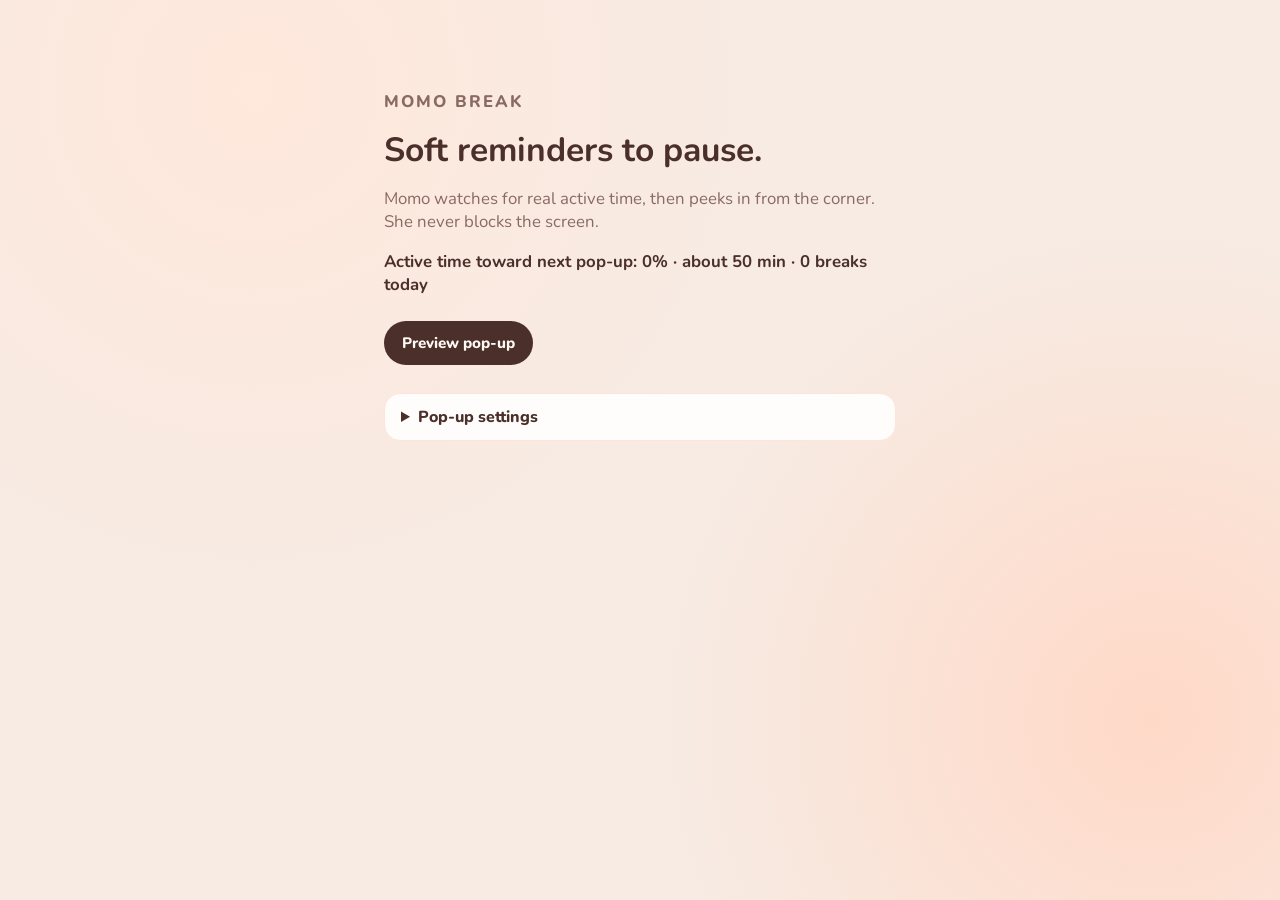
<file: index.html>
<!DOCTYPE html>
<html lang="en">
  <head>
    <meta charset="UTF-8" />
    <meta name="viewport" content="width=device-width, initial-scale=1.0" />
    <title>Momo Break — Soft reminders to pause</title>
    <meta
      name="description"
      content="Momo Break is a gentle break reminder that watches for real active time, then peeks in from the corner with a soft checklist. Never blocks your screen. Customize intervals, work hours, tasks, and mascots."
    />
    <meta name="theme-color" content="#f7ebe3" />
    <meta property="og:title" content="Momo Break — Soft reminders to pause" />
    <meta
      property="og:description"
      content="A cute peach mascot that nudges you to pause after focused work — water, posture, stretch, or your own checklist. Never blocks the screen."
    />
    <meta property="og:type" content="website" />
    <meta name="twitter:card" content="summary" />
    <meta name="twitter:title" content="Momo Break" />
    <meta
      name="twitter:description"
      content="Soft break reminders that peek in from the corner. Never blocks your screen."
    />

    <link rel="preconnect" href="https://fonts.googleapis.com" />
    <link rel="preconnect" href="https://fonts.gstatic.com" crossorigin />
    <link
      href="https://fonts.googleapis.com/css2?family=Nunito:wght@500;600;700;800&display=swap"
      rel="stylesheet"
    />
    <link rel="stylesheet" href="styles.css" />
  </head>
  <body>
    <main class="desk">
      <p class="desk-label">Momo Break</p>
      <h1>Soft reminders to pause.</h1>
      <p>
        Momo watches for real active time, then peeks in from the corner. She
        never blocks the screen.
      </p>
      <p class="status" id="status-line"></p>
      <p class="hint" id="schedule-hint" hidden></p>
      <div class="desk-row">
        <button type="button" class="desk-btn" id="preview-btn">
          Preview pop-up
        </button>
      </div>

      <details class="settings">
        <summary>Pop-up settings</summary>
        <label>
          Appear after
          <select id="interval-select">
            <option value="25">25 minutes</option>
            <option value="50" selected>50 minutes</option>
            <option value="90">90 minutes</option>
            <option value="custom">Custom…</option>
          </select>
        </label>
        <label id="custom-interval-wrap" class="custom-interval-wrap" hidden>
          Custom minutes
          <span class="hours">
            <input type="number" id="custom-interval" min="5" max="240" step="1" value="40" />
            <span class="unit">min</span>
          </span>
        </label>
        <label>
          Work hours
          <span class="hours">
            <input type="time" id="work-start" value="09:00" />
            to
            <input type="time" id="work-end" value="18:00" />
          </span>
        </label>
        <label>
          Your checklist items
        </label>
        <p class="tiny">
          Defaults are always available. Add your own — Momo picks 3–4 per break.
        </p>
        <ul class="custom-list" id="custom-list"></ul>
        <div class="add-row">
          <input type="text" id="custom-input" placeholder="e.g. Stand up and walk" maxlength="60" />
          <button type="button" class="ghost add-btn" id="add-task">Add</button>
        </div>
        <label>
          Your mascots
          <input type="file" id="mascot-upload" accept="image/*" multiple />
        </label>
        <p class="tiny">
          Default is Momo. Upload a dog photo or favorite character to rotate
          in.
        </p>
        <div class="thumb-row" id="thumb-row"></div>
      </details>
    </main>

    <aside class="widget" id="widget" hidden>
      <div class="particles" id="particles" aria-hidden="true"></div>
      <div class="float">
        <p class="bubble" id="bubble">Hey, I'm Momo!</p>
        <img
          id="momo"
          class="momo"
          src="mascots/momo-default.png"
          alt=""
        />
      </div>

      <section class="popup" role="dialog" aria-labelledby="popup-title">
        <button type="button" class="close" id="close-popup" aria-label="Close">
          ×
        </button>

        <p class="timer" id="timer-pill">10:00</p>
        <h2 id="popup-title">Let's get you feeling better in 10 minutes!</h2>

        <div id="prompt-actions" class="actions">
          <button type="button" class="primary" id="start-btn">
            Start my 10 minutes
          </button>
          <button type="button" class="ghost" id="snooze-btn">Snooze</button>
          <button type="button" class="ghost" id="skip-btn">Skip</button>
        </div>

        <div id="task-wrap" hidden>
          <label class="item" id="task-row">
            <input type="checkbox" id="task-check" />
            <span class="mark" aria-hidden="true"></span>
            <span>
              <strong id="task-label"></strong>
              <small id="task-hint"></small>
            </span>
          </label>
        </div>

        <p class="sendoff" id="sendoff" hidden>
          Come back when your brain feels loud again.
        </p>
        <button type="button" class="primary" id="back-btn" hidden>
          Back to it
        </button>

        <div class="dots" id="dots" aria-hidden="true"></div>
        <p class="streak" id="streak" hidden></p>
      </section>
    </aside>

    <script src="app.js"></script>
  </body>
</html>
</file>
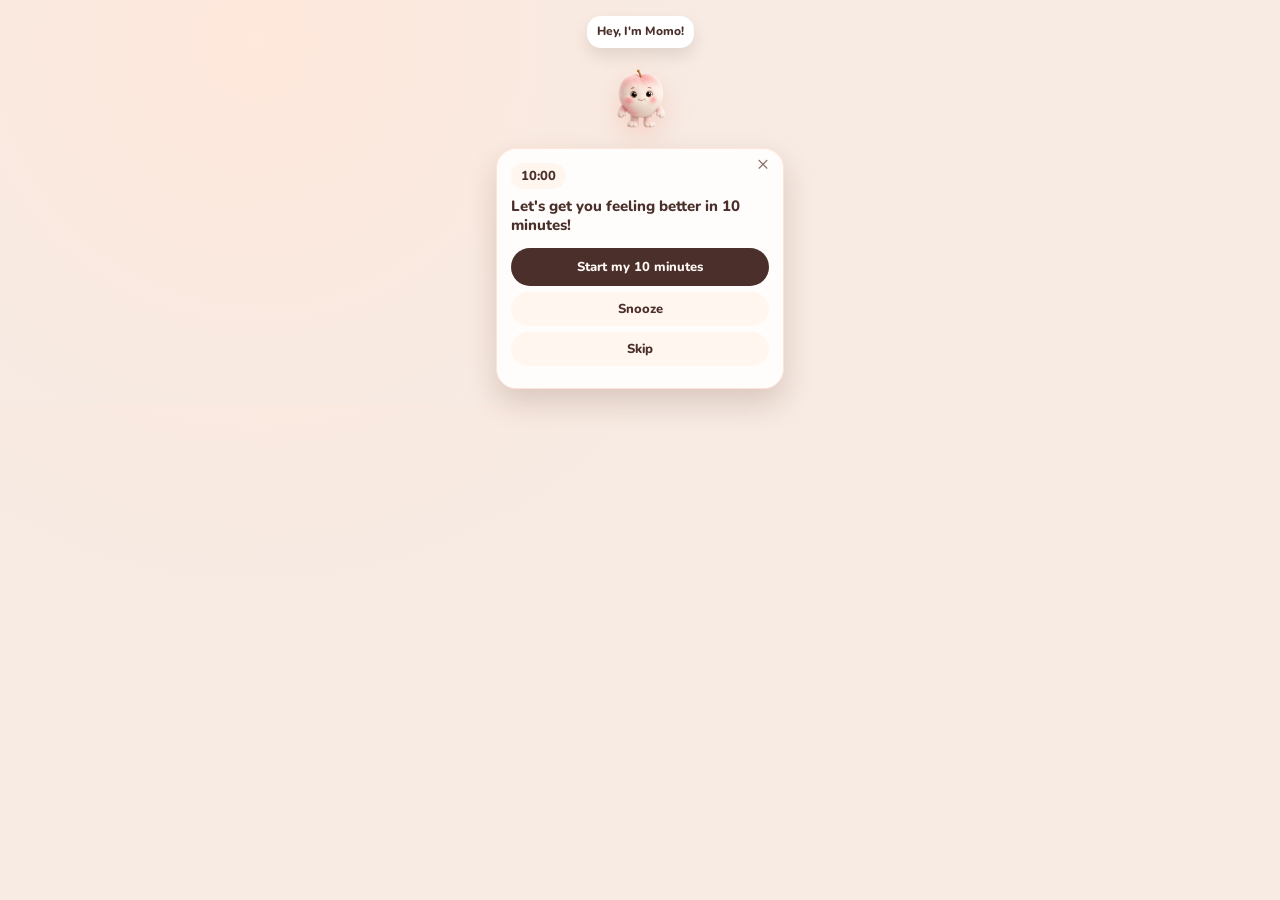
<file: break.html>
<!DOCTYPE html>
<html lang="en">
  <head>
    <meta charset="UTF-8" />
    <meta name="viewport" content="width=device-width, initial-scale=1.0" />
    <title>Momo Break</title>
    <link
      href="https://fonts.googleapis.com/css2?family=Nunito:wght@600;700;800&display=swap"
      rel="stylesheet"
    />
    <link rel="stylesheet" href="break.css" />
  </head>
  <body>
    <div id="root">
      <div class="particles" id="particles" aria-hidden="true"></div>
      <div class="float">
        <p class="bubble" id="bubble">Hey, I'm Momo!</p>
        <img id="momo" class="momo" src="mascots/momo-default.png" alt="" />
      </div>
      <section class="popup">
        <button type="button" class="close" id="close" aria-label="Close">×</button>
        <p class="timer" id="timer">10:00</p>
        <h2 id="title">Let's get you feeling better in 10 minutes!</h2>
        <div id="actions" class="actions">
          <button type="button" class="primary" id="start">Start my 10 minutes</button>
          <button type="button" class="ghost" id="snooze">Snooze</button>
          <button type="button" class="ghost" id="skip">Skip</button>
        </div>
        <div id="tasks" class="task-list" hidden></div>
        <ul class="done-list" id="done" hidden></ul>
        <p class="sendoff" id="sendoff" hidden>Come back when your brain feels loud again.</p>
        <button type="button" class="primary" id="back" hidden>Back to it</button>
        <div class="dots" id="dots" aria-hidden="true"></div>
        <p class="streak" id="streak" hidden></p>
      </section>
    </div>
    <script src="break.js"></script>
  </body>
</html>
</file>
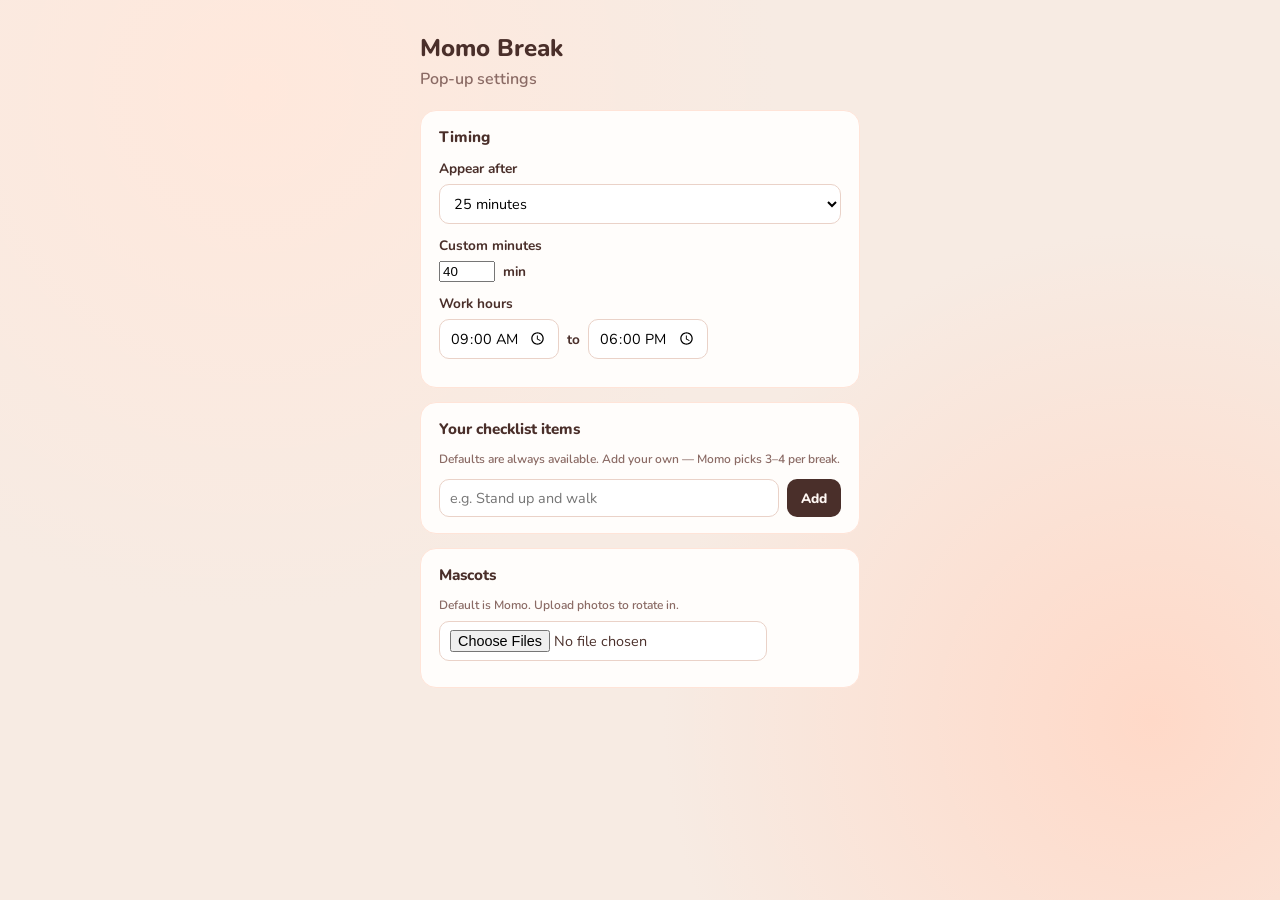
<file: options.html>
<!DOCTYPE html>
<html lang="en">
  <head>
    <meta charset="UTF-8" />
    <meta name="viewport" content="width=device-width, initial-scale=1.0" />
    <title>Momo Break — Settings</title>
    <link
      href="https://fonts.googleapis.com/css2?family=Nunito:wght@600;700;800&display=swap"
      rel="stylesheet"
    />
    <style>
      :root {
        --ink: #4a2f2a;
        --muted: #8a6a64;
        --cream: #fff6ef;
        --card: #fffdfb;
      }
      * { box-sizing: border-box; }
      body {
        margin: 0;
        min-height: 100vh;
        font-family: Nunito, system-ui, sans-serif;
        color: var(--ink);
        background:
          radial-gradient(circle at 20% 10%, #ffe8dc 0%, transparent 40%),
          radial-gradient(circle at 90% 80%, #ffd9c8 0%, transparent 36%),
          #f7ebe3;
        padding: 32px 20px 48px;
      }
      .wrap {
        max-width: 440px;
        margin: 0 auto;
      }
      h1 {
        font-size: 1.5rem;
        margin: 0 0 4px;
        font-weight: 800;
      }
      .sub {
        color: var(--muted);
        font-weight: 600;
        margin: 0 0 20px;
      }
      .card {
        background: var(--card);
        border-radius: 16px;
        padding: 16px 18px;
        border: 1px solid #ffe4d8;
        margin-bottom: 14px;
      }
      .card h2 {
        font-size: 0.95rem;
        margin: 0 0 12px;
        font-weight: 800;
      }
      label {
        display: grid;
        gap: 6px;
        margin-bottom: 12px;
        font-size: 0.85rem;
        font-weight: 700;
      }
      select,
      input[type="time"],
      input[type="text"],
      input[type="file"] {
        border: 1px solid #ead2c8;
        border-radius: 10px;
        padding: 8px 10px;
        background: #fff;
        font-family: inherit;
        font-size: 0.9rem;
      }
      .hours {
        display: flex;
        align-items: center;
        gap: 8px;
      }
      .tiny {
        font-size: 0.75rem;
        color: var(--muted);
        font-weight: 600;
        margin: 0 0 8px;
      }
      .thumb-row {
        display: flex;
        gap: 8px;
        flex-wrap: wrap;
      }
      .thumb-row img {
        width: 44px;
        height: 44px;
        object-fit: cover;
        border-radius: 10px;
        background: var(--cream);
      }
      .task-row {
        display: flex;
        gap: 8px;
        align-items: center;
        margin-bottom: 8px;
      }
      .task-row input {
        flex: 1;
      }
      .task-row button {
        border: 0;
        background: var(--cream);
        color: var(--ink);
        font-weight: 800;
        border-radius: 8px;
        padding: 8px 10px;
        cursor: pointer;
        font-family: inherit;
        font-size: 0.8rem;
      }
      .custom-list {
        list-style: none;
        margin: 0 0 12px;
        padding: 0;
      }
      .custom-list li {
        display: flex;
        align-items: center;
        justify-content: space-between;
        gap: 8px;
        background: var(--cream);
        border-radius: 10px;
        padding: 8px 10px;
        margin-bottom: 6px;
        font-size: 0.85rem;
        font-weight: 700;
      }
      .custom-list button {
        border: 0;
        background: transparent;
        color: var(--muted);
        cursor: pointer;
        font-size: 1rem;
        line-height: 1;
        padding: 2px 4px;
      }
      .add-row {
        display: flex;
        gap: 8px;
      }
      .add-row input { flex: 1; }
      .add-row button {
        border: 0;
        background: var(--ink);
        color: #fff8f4;
        font-weight: 800;
        border-radius: 10px;
        padding: 8px 14px;
        cursor: pointer;
        font-family: inherit;
        font-size: 0.85rem;
      }
      .saved {
        text-align: center;
        font-size: 0.8rem;
        font-weight: 700;
        color: #3f7a5a;
        opacity: 0;
        transition: opacity 0.2s;
      }
      .saved.show { opacity: 1; }
    </style>
  </head>
  <body>
    <div class="wrap">
      <h1>Momo Break</h1>
      <p class="sub">Pop-up settings</p>

      <div class="card">
        <h2>Timing</h2>
        <label>
          Appear after
          <select id="interval">
            <option value="25">25 minutes</option>
            <option value="50">50 minutes</option>
            <option value="90">90 minutes</option>
            <option value="custom">Custom…</option>
          </select>
        </label>
        <label id="custom-interval-wrap" hidden>
          Custom minutes
          <span class="hours">
            <input type="number" id="custom-interval" min="5" max="240" step="1" value="40" />
            <span>min</span>
          </span>
        </label>
        <label>
          Work hours
          <span class="hours">
            <input type="time" id="work-start" value="09:00" />
            to
            <input type="time" id="work-end" value="18:00" />
          </span>
        </label>
      </div>

      <div class="card">
        <h2>Your checklist items</h2>
        <p class="tiny">
          Defaults are always available. Add your own — Momo picks 3–4 per break.
        </p>
        <ul class="custom-list" id="custom-list"></ul>
        <div class="add-row">
          <input type="text" id="custom-input" placeholder="e.g. Stand up and walk" maxlength="60" />
          <button type="button" id="add-task">Add</button>
        </div>
      </div>

      <div class="card">
        <h2>Mascots</h2>
        <p class="tiny">Default is Momo. Upload photos to rotate in.</p>
        <input type="file" id="mascot-upload" accept="image/*" multiple />
        <div class="thumb-row" id="thumbs" style="margin-top: 10px"></div>
      </div>

      <p class="saved" id="saved">Saved</p>
    </div>
    <script src="options.js"></script>
  </body>
</html>
</file>
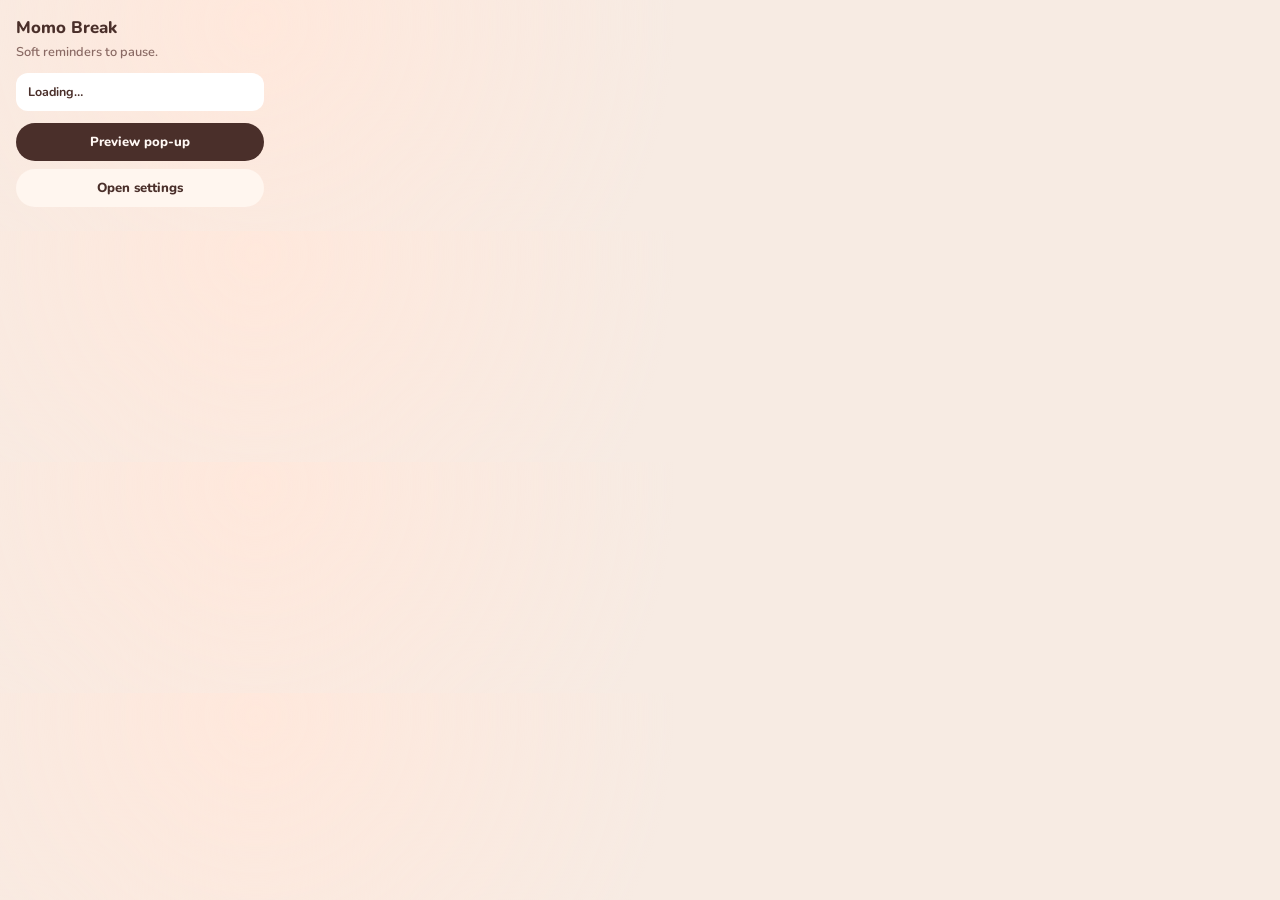
<file: popup.html>
<!DOCTYPE html>
<html lang="en">
  <head>
    <meta charset="UTF-8" />
    <meta name="viewport" content="width=device-width, initial-scale=1.0" />
    <title>Momo Break</title>
    <link
      href="https://fonts.googleapis.com/css2?family=Nunito:wght@600;700;800&display=swap"
      rel="stylesheet"
    />
    <style>
      :root {
        --ink: #4a2f2a;
        --muted: #8a6a64;
        --cream: #fff6ef;
      }
      * { box-sizing: border-box; }
      body {
        margin: 0;
        width: 280px;
        font-family: Nunito, system-ui, sans-serif;
        color: var(--ink);
        background:
          radial-gradient(circle at 20% 10%, #ffe8dc 0%, transparent 40%),
          #f7ebe3;
        padding: 16px;
      }
      h1 {
        font-size: 1.05rem;
        margin: 0 0 4px;
        font-weight: 800;
      }
      .sub {
        color: var(--muted);
        font-size: 0.8rem;
        margin: 0 0 12px;
        font-weight: 600;
      }
      .status {
        background: #fff;
        border-radius: 12px;
        padding: 10px 12px;
        font-size: 0.78rem;
        font-weight: 700;
        margin-bottom: 12px;
        line-height: 1.4;
      }
      button {
        font-family: inherit;
        cursor: pointer;
        border: 0;
        border-radius: 999px;
        font-weight: 800;
        font-size: 0.82rem;
        padding: 10px 14px;
        width: 100%;
      }
      .primary {
        background: var(--ink);
        color: #fff8f4;
        margin-bottom: 8px;
      }
      .ghost {
        background: var(--cream);
        color: var(--ink);
        margin-bottom: 8px;
      }
      a {
        display: block;
        text-align: center;
        color: var(--muted);
        font-size: 0.75rem;
        font-weight: 700;
        margin-top: 4px;
      }
    </style>
  </head>
  <body>
    <h1>Momo Break</h1>
    <p class="sub">Soft reminders to pause.</p>
    <p class="status" id="status">Loading…</p>
    <button type="button" class="primary" id="preview">Preview pop-up</button>
    <button type="button" class="ghost" id="options">Open settings</button>
    <script src="popup.js"></script>
  </body>
</html>
</file>
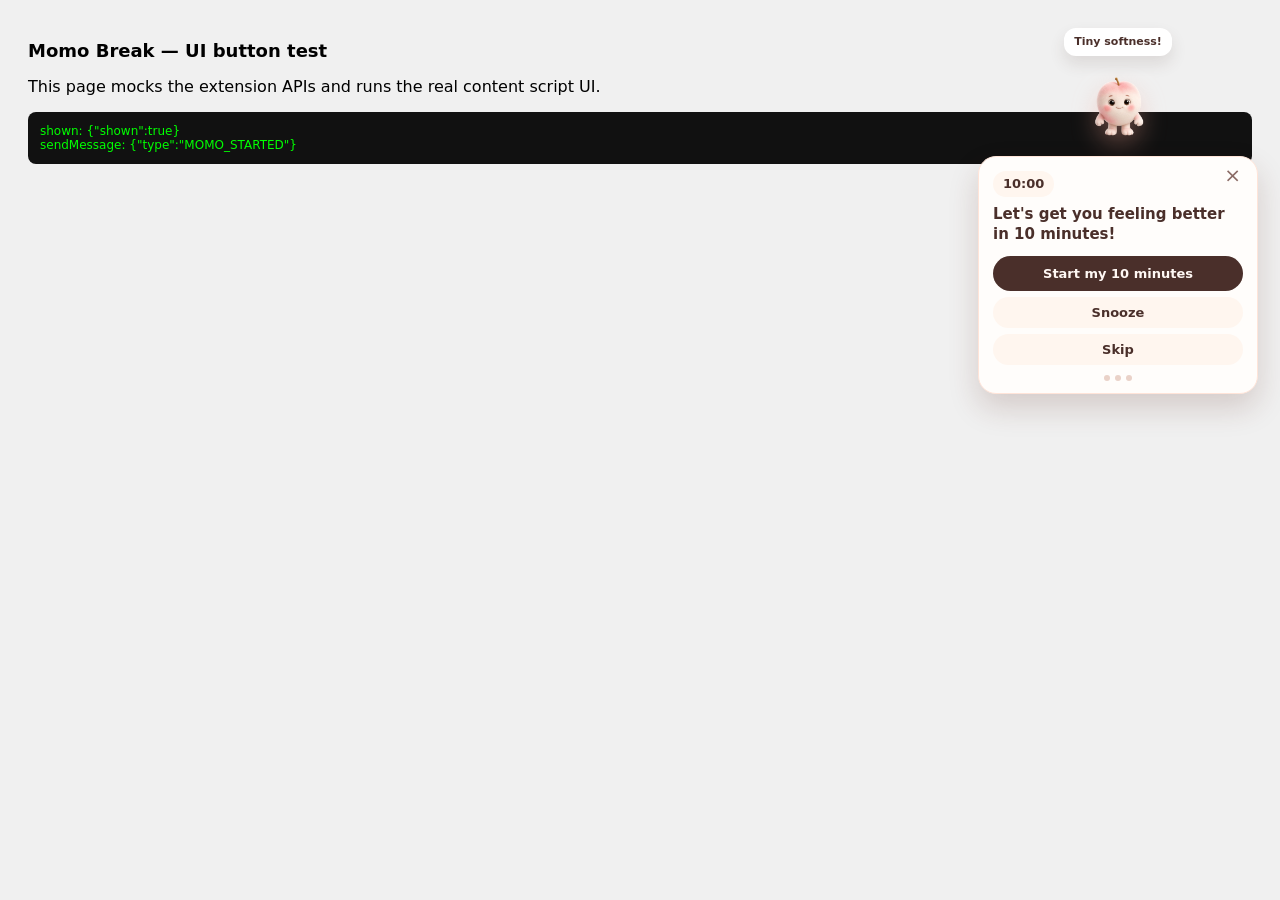
<file: test-ui.html>
<!DOCTYPE html>
<html lang="en">
<head>
  <meta charset="UTF-8" />
  <title>Momo Button Test</title>
  <style>
    body { font-family: system-ui; background: #f0f0f0; padding: 20px; }
    #log { white-space: pre-wrap; background: #111; color: #0f0; padding: 12px; border-radius: 8px; max-height: 240px; overflow: auto; font-size: 12px; }
    h1 { font-size: 18px; }
  </style>
</head>
<body>
  <h1>Momo Break — UI button test</h1>
  <p>This page mocks the extension APIs and runs the real content script UI.</p>
  <div id="log"></div>
  <script>
    // Mock Chrome extension APIs
    window.chrome = {
      runtime: {
        getURL: (p) => p,
        sendMessage: (msg, cb) => {
          window.__lastMsg = msg;
          log('sendMessage: ' + JSON.stringify(msg));
          if (cb) cb({ ok: true, stats: { completed: 2 } });
          return Promise.resolve({ ok: true });
        },
        onMessage: {
          addListener: (fn) => { window.__msgListener = fn; }
        }
      }
    };

    function log(s) {
      const el = document.getElementById('log');
      el.textContent += s + '\n';
      el.scrollTop = el.scrollHeight;
      console.log(s);
    }

    window.__testResults = [];
  </script>
  <script src="content.js"></script>
  <script>
    // Trigger show
    setTimeout(() => {
      if (window.__msgListener) {
        window.__msgListener(
          { type: 'MOMO_SHOW', preview: true, settings: { uploads: [], customTasks: [] } },
          null,
          (r) => log('shown: ' + JSON.stringify(r))
        );
      } else {
        log('ERROR: no message listener');
      }

      setTimeout(runTests, 400);
    }, 200);

    function qs(sel) {
      const host = document.getElementById('momo-break-host');
      if (!host || !host.shadowRoot) return null;
      return host.shadowRoot.querySelector(sel);
    }

    function click(el) {
      if (!el) throw new Error('element missing');
      el.dispatchEvent(new MouseEvent('click', { bubbles: true, cancelable: true, composed: true }));
    }

    function runTests() {
      const results = [];
      try {
        const host = document.getElementById('momo-break-host');
        if (!host) throw new Error('host missing');
        if (host.getAttribute('data-hidden') === 'true') throw new Error('still hidden');

        const start = qs('#momo-start');
        const snooze = qs('#momo-snooze');
        const skip = qs('#momo-skip');
        const momo = qs('#momo-img');
        const actions = qs('#momo-actions');
        const tasks = qs('#momo-tasks');
        const bubble = qs('#momo-bubble');

        if (!start || !snooze || !skip) throw new Error('buttons missing');
        results.push('PASS: buttons exist');

        // Test Start
        click(start);
        setTimeout(() => {
          try {
            if (actions && actions.hidden) results.push('PASS: Start hides actions');
            else results.push('FAIL: Start did not hide actions');
            if (tasks && !tasks.hidden) results.push('PASS: Start shows tasks');
            else results.push('FAIL: Start did not show tasks');
            if (window.__lastMsg && window.__lastMsg.type === 'MOMO_STARTED')
              results.push('PASS: MOMO_STARTED sent');
            else results.push('FAIL: MOMO_STARTED not sent');

            // Test mascot poke
            const beforeBubble = bubble ? bubble.textContent : '';
            const beforeSrc = momo ? momo.src : '';
            click(momo);
            setTimeout(() => {
              try {
                if (bubble && bubble.textContent) results.push('PASS: mascot poke updates bubble (' + bubble.textContent + ')');
                else results.push('FAIL: bubble empty after poke');
                if (momo) results.push('PASS: mascot still present after poke');

                // Re-show and test Skip
                window.__msgListener(
                  { type: 'MOMO_SHOW', preview: true, settings: {} },
                  null,
                  () => {}
                );
                setTimeout(() => {
                  try {
                    click(qs('#momo-skip'));
                    setTimeout(() => {
                      try {
                        const h = document.getElementById('momo-break-host');
                        if (h.getAttribute('data-hidden') === 'true' || h.style.display === 'none')
                          results.push('PASS: Skip hides popup');
                        else results.push('FAIL: Skip did not hide');
                        if (window.__lastMsg && window.__lastMsg.type === 'MOMO_SKIP')
                          results.push('PASS: MOMO_SKIP sent');
                        else results.push('FAIL: MOMO_SKIP not sent');

                        // Snooze
                        window.__msgListener(
                          { type: 'MOMO_SHOW', preview: true, settings: {} },
                          null,
                          () => {}
                        );
                        setTimeout(() => {
                          try {
                            click(qs('#momo-snooze'));
                            setTimeout(() => {
                              const h2 = document.getElementById('momo-break-host');
                              if (h2.getAttribute('data-hidden') === 'true' || h2.style.display === 'none')
                                results.push('PASS: Snooze hides popup');
                              else results.push('FAIL: Snooze did not hide');
                              if (window.__lastMsg && window.__lastMsg.type === 'MOMO_SNOOZE')
                                results.push('PASS: MOMO_SNOOZE sent');
                              else results.push('FAIL: MOMO_SNOOZE not sent');

                              window.__testResults = results;
                              log('\\n=== RESULTS ===\\n' + results.join('\\n'));
                            }, 150);
                          } catch (e) {
                            results.push('FAIL snooze: ' + e.message);
                            window.__testResults = results;
                            log(results.join('\\n'));
                          }
                        }, 200);
                      } catch (e) {
                        results.push('FAIL skip: ' + e.message);
                        window.__testResults = results;
                        log(results.join('\\n'));
                      }
                    }, 150);
                  } catch (e) {
                    results.push('FAIL: ' + e.message);
                    window.__testResults = results;
                    log(results.join('\\n'));
                  }
                }, 200);
              } catch (e) {
                results.push('FAIL poke: ' + e.message);
                window.__testResults = results;
                log(results.join('\\n'));
              }
            }, 150);
          } catch (e) {
            results.push('FAIL start: ' + e.message);
            window.__testResults = results;
            log(results.join('\\n'));
          }
        }, 200);
      } catch (e) {
        results.push('FAIL setup: ' + e.message);
        window.__testResults = results;
        log(results.join('\\n'));
      }
    }
  </script>
</body>
</html>
</file>
<file: styles.css>
:root {
  --ink: #4a2f2a;
  --muted: #8a6a64;
  --cream: #fff6ef;
  --blush: #f4a090;
  --card: #fffdfb;
  --sage: #6faf8c;
  --shadow: 0 14px 30px rgba(90, 40, 30, 0.18);
}

* {
  box-sizing: border-box;
}

html,
body {
  margin: 0;
  min-height: 100%;
}

body {
  font-family: Nunito, system-ui, sans-serif;
  color: var(--ink);
  background:
    radial-gradient(circle at 20% 10%, #ffe8dc 0%, transparent 40%),
    radial-gradient(circle at 90% 80%, #ffd9c8 0%, transparent 36%),
    #f7ebe3;
}

button,
input,
select {
  font-family: inherit;
}

.desk {
  max-width: 560px;
  margin: 10vh auto;
  padding: 0 24px 48px;
}

.desk-label {
  letter-spacing: 0.12em;
  text-transform: uppercase;
  font-size: 0.72rem;
  color: var(--muted);
  font-weight: 800;
}

h1 {
  font-size: 2.1rem;
  line-height: 1.2;
  margin: 8px 0 12px;
}

.desk p {
  color: var(--muted);
  font-size: 1.05rem;
}

.status,
.hint {
  font-weight: 700 !important;
  color: var(--ink) !important;
}

.hint {
  background: #fff;
  border-radius: 12px;
  padding: 10px 12px;
  font-size: 0.9rem !important;
}

.desk-row {
  display: flex;
  gap: 10px;
  flex-wrap: wrap;
}

.desk-btn,
.primary,
.ghost,
.close {
  cursor: pointer;
}

.desk-btn,
.primary {
  margin-top: 8px;
  border: 0;
  background: var(--ink);
  color: #fff8f4;
  padding: 12px 18px;
  border-radius: 999px;
  font-weight: 800;
  font-size: 0.95rem;
}

.settings {
  margin-top: 28px;
  background: #fffdfb;
  border-radius: 16px;
  padding: 12px 16px;
  border: 1px solid #ffe4d8;
}

.settings summary {
  font-weight: 800;
  cursor: pointer;
}

.settings label {
  display: grid;
  gap: 6px;
  margin-top: 12px;
  font-size: 0.88rem;
  font-weight: 700;
}

.settings select,
.settings input[type="time"],
.settings input[type="file"],
.settings input[type="number"] {
  border: 1px solid #ead2c8;
  border-radius: 10px;
  padding: 8px;
  background: #fff;
}

.settings input[type="number"] {
  width: 88px;
}

.hours {
  display: flex;
  align-items: center;
  gap: 8px;
}

.hours .unit {
  font-weight: 700;
  color: var(--muted);
  font-size: 0.85rem;
}

.check {
  display: flex !important;
  align-items: center;
  gap: 8px;
}

.tiny {
  font-size: 0.78rem !important;
  margin: 6px 0 0;
}

.thumb-row {
  display: flex;
  gap: 8px;
  flex-wrap: wrap;
  margin-top: 8px;
}

.thumb-row img {
  width: 44px;
  height: 44px;
  object-fit: cover;
  border-radius: 10px;
  background: var(--cream);
}

.widget {
  position: fixed;
  top: 28px;
  right: 22px;
  width: 252px;
  z-index: 20;
  animation: pop-in 0.35s ease;
}

.widget[hidden] {
  display: none;
}

@keyframes pop-in {
  from {
    transform: translate(10px, -12px) scale(0.94);
    opacity: 0;
  }
  to {
    transform: none;
    opacity: 1;
  }
}

.float {
  position: absolute;
  left: -118px;
  top: -8px;
  pointer-events: none;
  z-index: 2;
  width: 110px;
  display: flex;
  flex-direction: column;
  align-items: center;
}

.momo {
  display: block;
  width: 102px;
  height: 102px;
  object-fit: contain;
  filter: drop-shadow(0 10px 12px rgba(244, 160, 144, 0.35));
  animation: floaty 2.8s ease-in-out infinite;
}

.momo.bounce {
  animation: bounce 0.55s ease;
}

.momo.wave {
  animation: wave 0.8s ease-in-out 2;
}

.momo.rare {
  filter: drop-shadow(0 0 12px #ffd36a) drop-shadow(0 10px 12px rgba(244, 160, 144, 0.35));
}

@keyframes floaty {
  0%,
  100% {
    transform: translateY(0) rotate(-4deg);
  }
  50% {
    transform: translateY(-7px) rotate(3deg);
  }
}

@keyframes bounce {
  0%,
  100% {
    transform: translateY(0) scale(1);
  }
  40% {
    transform: translateY(-12px) scale(1.08);
  }
}

@keyframes wave {
  0%,
  100% {
    transform: rotate(-6deg);
  }
  50% {
    transform: rotate(12deg) translateY(-4px);
  }
}

.bubble {
  position: absolute;
  right: 96px;
  top: 8px;
  margin: 0;
  background: #fff;
  color: var(--ink);
  font-weight: 800;
  font-size: 0.78rem;
  line-height: 1.3;
  padding: 8px 12px;
  border-radius: 16px 16px 6px 16px;
  box-shadow: 0 8px 16px rgba(74, 47, 42, 0.12);
  width: max-content;
  max-width: 120px;
  white-space: normal;
  word-break: keep-all;
  transform: rotate(3deg);
  z-index: 3;
  text-align: right;
}

.popup {
  position: relative;
  background: var(--card);
  border-radius: 20px;
  padding: 12px 12px 10px;
  box-shadow: var(--shadow);
  border: 1px solid #ffe4d8;
}

.close {
  position: absolute;
  top: 4px;
  right: 8px;
  border: 0;
  background: transparent;
  font-size: 1.25rem;
  color: var(--muted);
  line-height: 1;
}

.timer {
  display: inline-flex;
  margin: 0 0 8px;
  background: var(--cream);
  color: var(--ink);
  font-weight: 800;
  font-size: 0.82rem;
  font-variant-numeric: tabular-nums;
  border-radius: 999px;
  padding: 4px 10px;
}

.timer.done {
  background: #eef8f1;
  color: #2f6b4d;
}

h2 {
  font-size: 0.92rem;
  line-height: 1.3;
  margin: 0 0 10px;
  font-weight: 800;
  padding-right: 14px;
}

.actions {
  display: grid;
  gap: 6px;
}

.actions .primary,
#back-btn.primary {
  margin-top: 0;
  width: 100%;
  padding: 9px 12px;
  font-size: 0.82rem;
}

.ghost {
  border: 0;
  background: var(--cream);
  color: var(--ink);
  font-weight: 800;
  border-radius: 999px;
  padding: 8px 12px;
  font-size: 0.8rem;
}

.custom-list {
  list-style: none;
  margin: 8px 0;
  padding: 0;
}

.custom-list li {
  display: flex;
  align-items: center;
  justify-content: space-between;
  gap: 8px;
  background: var(--cream);
  border-radius: 10px;
  padding: 8px 10px;
  margin-bottom: 6px;
  font-size: 0.85rem;
  font-weight: 700;
}

.custom-list button {
  border: 0;
  background: transparent;
  color: var(--muted);
  cursor: pointer;
  font-size: 1rem;
  line-height: 1;
  padding: 2px 4px;
}

.add-row {
  display: flex;
  gap: 8px;
  margin-bottom: 12px;
}

.add-row input {
  flex: 1;
  border: 1px solid #ead2c8;
  border-radius: 10px;
  padding: 8px;
  background: #fff;
  font-family: inherit;
}

.add-row .add-btn {
  margin-top: 0;
  padding: 8px 14px;
  width: auto;
}

.item {
  display: flex;
  gap: 8px;
  align-items: flex-start;
  background: var(--cream);
  border-radius: 12px;
  padding: 8px 9px;
  cursor: pointer;
}

.item input {
  position: absolute;
  opacity: 0;
  pointer-events: none;
}

.mark {
  width: 16px;
  height: 16px;
  min-width: 16px;
  margin-top: 2px;
  border: 1.5px solid #d7b6aa;
  border-radius: 5px;
  background: #fff;
}

.item.checked {
  background: #eef8f1;
}

.item.checked .mark {
  border-color: var(--sage);
  background: var(--sage)
    url("data:image/svg+xml,%3Csvg xmlns='http://www.w3.org/2000/svg' viewBox='0 0 16 16'%3E%3Cpath fill='none' stroke='white' stroke-width='2.4' stroke-linecap='round' stroke-linejoin='round' d='M3.5 8.5 6.5 11.5 12.5 4.5'/%3E%3C/svg%3E")
    center / 12px no-repeat;
  animation: mark-pop 0.3s ease;
}

@keyframes mark-pop {
  0% {
    transform: scale(0.6);
  }
  70% {
    transform: scale(1.18);
  }
  100% {
    transform: scale(1);
  }
}

.item strong,
.done-list strong {
  display: block;
  font-size: 0.8rem;
  font-weight: 800;
  color: var(--ink);
}

.item small {
  display: block;
  color: var(--muted);
  font-weight: 600;
  font-size: 0.7rem;
  margin-top: 2px;
}

.done-list {
  list-style: none;
  margin: 0;
  padding: 0;
  display: grid;
  gap: 6px;
}

.done-list li {
  display: flex;
  gap: 8px;
  align-items: center;
  background: #eef8f1;
  border-radius: 10px;
  padding: 7px 8px;
}

.sendoff,
.streak {
  text-align: center;
  font-size: 0.72rem;
  font-weight: 700;
  color: #3f7a5a;
  margin: 8px 0 0;
}

#back-btn {
  margin-top: 8px;
  width: 100%;
}

.dots {
  display: flex;
  justify-content: center;
  gap: 5px;
  margin-top: 10px;
}

.dots span {
  width: 6px;
  height: 6px;
  border-radius: 50%;
  background: #ead2c8;
}

.dots span.done {
  background: var(--sage);
}

.dots.pulse span.done {
  animation: pulse 0.7s ease 2;
}

@keyframes pulse {
  50% {
    transform: scale(1.45);
    background: #8fd4ae;
  }
}

.particles {
  position: absolute;
  inset: -20px -10px auto -90px;
  height: 140px;
  pointer-events: none;
  overflow: visible;
}

.bit {
  position: absolute;
  font-size: 0.7rem;
  animation: spark 1.5s ease-out forwards;
}

@keyframes spark {
  0% {
    opacity: 0;
    transform: translateY(8px) scale(0.6);
  }
  20% {
    opacity: 1;
  }
  100% {
    opacity: 0;
    transform: translateY(-36px) scale(1);
  }
}

@media (max-width: 520px) {
  .widget {
    right: 12px;
    top: 100px;
    width: min(252px, calc(100vw - 24px));
  }

  .float {
    left: 50%;
    transform: translateX(-50%);
    top: -90px;
    width: auto;
  }

  .bubble {
    right: auto;
    left: 50%;
    transform: translateX(-50%) rotate(0deg);
    top: -4px;
    max-width: 140px;
    font-size: 0.72rem;
    text-align: center;
    border-radius: 16px 16px 16px 16px;
  }

  h1 {
    font-size: 1.8rem;
  }
}
</file>
<file: break.css>
:root {
  --ink: #4a2f2a;
  --muted: #8a6a64;
  --cream: #fff6ef;
  --card: #fffdfb;
  --sage: #6faf8c;
  --shadow: 0 14px 30px rgba(90, 40, 30, 0.18);
}

* {
  box-sizing: border-box;
}

html,
body {
  margin: 0;
  min-height: 100%;
  font-family: Nunito, system-ui, sans-serif;
  color: var(--ink);
  background:
    radial-gradient(circle at 20% 10%, #ffe8dc 0%, transparent 40%),
    #f7ebe3;
}

#root {
  position: relative;
  padding: 16px 16px 16px;
  max-width: 320px;
  margin: 0 auto;
}

.float {
  position: relative;
  left: auto;
  transform: none;
  top: auto;
  text-align: center;
  width: 100%;
  max-width: 240px;
  margin: 0 auto 6px;
  display: flex;
  flex-direction: column;
  align-items: center;
  gap: 4px;
}

.momo {
  width: 88px;
  height: 88px;
  object-fit: contain;
  filter: drop-shadow(0 10px 12px rgba(244, 160, 144, 0.35));
  animation: floaty 2.8s ease-in-out infinite;
}

.momo.bounce {
  animation: bounce 0.55s ease;
}

.momo.wave {
  animation: wave 0.8s ease-in-out 2;
}

@keyframes floaty {
  0%,
  100% {
    transform: translateY(0) rotate(-4deg);
  }
  50% {
    transform: translateY(-7px) rotate(3deg);
  }
}

@keyframes bounce {
  0%,
  100% {
    transform: translateY(0) scale(1);
  }
  40% {
    transform: translateY(-12px) scale(1.08);
  }
}

@keyframes wave {
  0%,
  100% {
    transform: rotate(-6deg);
  }
  50% {
    transform: rotate(12deg) translateY(-4px);
  }
}

.bubble {
  position: relative;
  right: auto;
  top: auto;
  margin: 0 auto 2px;
  background: #fff;
  font-weight: 800;
  font-size: 12px;
  line-height: 1.3;
  padding: 8px 10px;
  border-radius: 14px;
  box-shadow: 0 8px 16px rgba(74, 47, 42, 0.12);
  width: max-content;
  max-width: 200px;
  white-space: normal;
  text-align: center;
  order: 1;
}
.momo { order: 2; }

.popup {
  position: relative;
  background: var(--card);
  border-radius: 20px;
  padding: 14px 14px 12px;
  box-shadow: var(--shadow);
  border: 1px solid #ffe4d8;
}

.close {
  position: absolute;
  top: 4px;
  right: 8px;
  border: 0;
  background: transparent;
  font-size: 20px;
  color: var(--muted);
  cursor: pointer;
  line-height: 1;
}

.timer {
  display: inline-flex;
  margin: 0 0 8px;
  background: var(--cream);
  font-weight: 800;
  font-size: 13px;
  border-radius: 999px;
  padding: 4px 10px;
  font-variant-numeric: tabular-nums;
}

.timer.done {
  background: #eef8f1;
  color: #2f6b4d;
}

h2 {
  font-size: 15px;
  line-height: 1.3;
  margin: 0 0 12px;
  font-weight: 800;
  padding-right: 16px;
}

.actions {
  display: grid;
  gap: 6px;
}

button {
  font-family: inherit;
  cursor: pointer;
}

.primary {
  border: 0;
  background: var(--ink);
  color: #fff8f4;
  padding: 10px 12px;
  border-radius: 999px;
  font-weight: 800;
  font-size: 13px;
  width: 100%;
}

.ghost {
  border: 0;
  background: var(--cream);
  color: var(--ink);
  font-weight: 800;
  border-radius: 999px;
  padding: 8px 12px;
  font-size: 13px;
}

.task-list {
  display: grid;
  gap: 6px;
}

.item {
  display: flex;
  gap: 8px;
  align-items: flex-start;
  background: var(--cream);
  border-radius: 12px;
  padding: 8px 9px;
  cursor: pointer;
}

.item input {
  position: absolute;
  opacity: 0;
  pointer-events: none;
}

.mark {
  width: 16px;
  height: 16px;
  min-width: 16px;
  margin-top: 2px;
  border: 1.5px solid #d7b6aa;
  border-radius: 5px;
  background: #fff;
}

.item.checked {
  background: #eef8f1;
}

.item.checked .mark {
  border-color: var(--sage);
  background: var(--sage)
    url("data:image/svg+xml,%3Csvg xmlns='http://www.w3.org/2000/svg' viewBox='0 0 16 16'%3E%3Cpath fill='none' stroke='white' stroke-width='2.4' stroke-linecap='round' stroke-linejoin='round' d='M3.5 8.5 6.5 11.5 12.5 4.5'/%3E%3C/svg%3E")
    center / 12px no-repeat;
}

.item strong,
.done-list strong {
  display: block;
  font-size: 13px;
  font-weight: 800;
}

.item small {
  display: block;
  color: var(--muted);
  font-weight: 600;
  font-size: 11px;
  margin-top: 2px;
}

.done-list {
  list-style: none;
  margin: 0;
  padding: 0;
  display: grid;
  gap: 6px;
}

.done-list li {
  display: flex;
  gap: 8px;
  align-items: center;
  background: #eef8f1;
  border-radius: 10px;
  padding: 7px 8px;
}

.sendoff,
.streak {
  text-align: center;
  font-size: 12px;
  font-weight: 700;
  color: #3f7a5a;
  margin: 8px 0 0;
}

#back {
  margin-top: 8px;
}

.dots {
  display: flex;
  justify-content: center;
  gap: 5px;
  margin-top: 10px;
}

.dots span {
  width: 6px;
  height: 6px;
  border-radius: 50%;
  background: #ead2c8;
  display: inline-block;
}

.dots span.done {
  background: var(--sage);
}

.particles {
  position: absolute;
  inset: 0;
  pointer-events: none;
}

.bit {
  position: absolute;
  font-size: 12px;
  animation: spark 1.5s ease-out forwards;
}

@keyframes spark {
  0% {
    opacity: 0;
    transform: translateY(8px) scale(0.6);
  }
  20% {
    opacity: 1;
  }
  100% {
    opacity: 0;
    transform: translateY(-36px) scale(1);
  }
}
</file>
